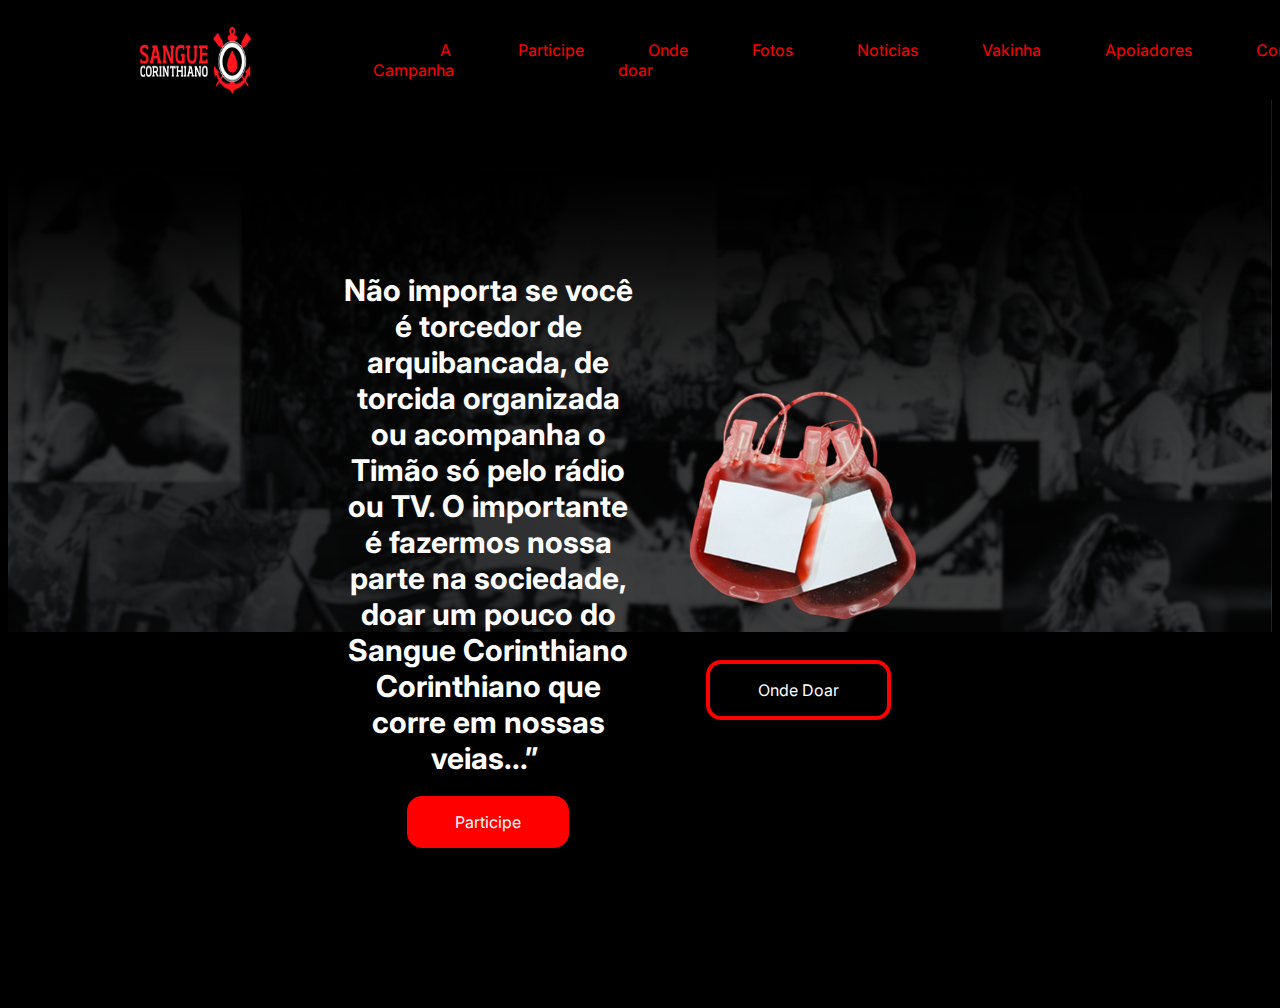
<file: index.html>
<!DOCTYPE html>
<html>
    <head>
        <title>Sangue Corintiano</title>
        <meta charset="UTF-8">
        <meta name="viewport" content="width=device-width, initial-scale=1.0">
        <link rel="stylesheet" href="style.css">
        <link rel="preconnect" href="https://fonts.googleapis.com">
        <link rel="preconnect" href="https://fonts.gstatic.com" crossorigin>
        <link href="https://fonts.googleapis.com/css2?family=Inter:ital,opsz,wght@400;700&display=swap" rel="stylesheet">
    </head>
    <body>
        <header class="cabecalho">
            <img src="img/logo.png" class="cabecalho__logo">
            <ul class="cabecalho__lista">
                <li class="lista__item">
                    <a href="#">A Campanha</a>
                </li>
                <li class="lista__item">
                    <a href="#">Participe</a>
                </li>
                <li class="lista__item">
                    <a href="#">Onde doar</a>
                </li>
                <li class="lista__item">
                    <a href="#">Fotos</a>
                </li>
                <li class="lista__item">
                    <a href="#">Notícias</a>
                </li>
                <li class="lista__item">
                    <a href="#">Vakinha</a>
                </li>
                <li class="lista__item">
                    <a href="#">Apoiadores</a>
                </li>
                <li class="lista__item">
                    <a href="#">Contato</a>
                </li>
            </ul>
        </header>
        <section class="container principal">
            <div class="container__esquerda">
                <h1 class="container__titulo">Não importa se você é torcedor de arquibancada, de torcida organizada ou acompanha o Timão só pelo rádio ou TV. O importante é fazermos nossa parte na sociedade, doar um pouco do Sangue Corinthiano Corinthiano que corre em nossas veias...” </h1>
                <a href="#" class="container__botao">Participe</a>
            </div>
            <div class="container__direita">
                <img src="img/sangue.png" class="container__esquerda container__imagem">
                <a href="#" class="container__botao botao__secundario">Onde Doar</a>
            </div>
        </section>
    </body>
</html>
</file>
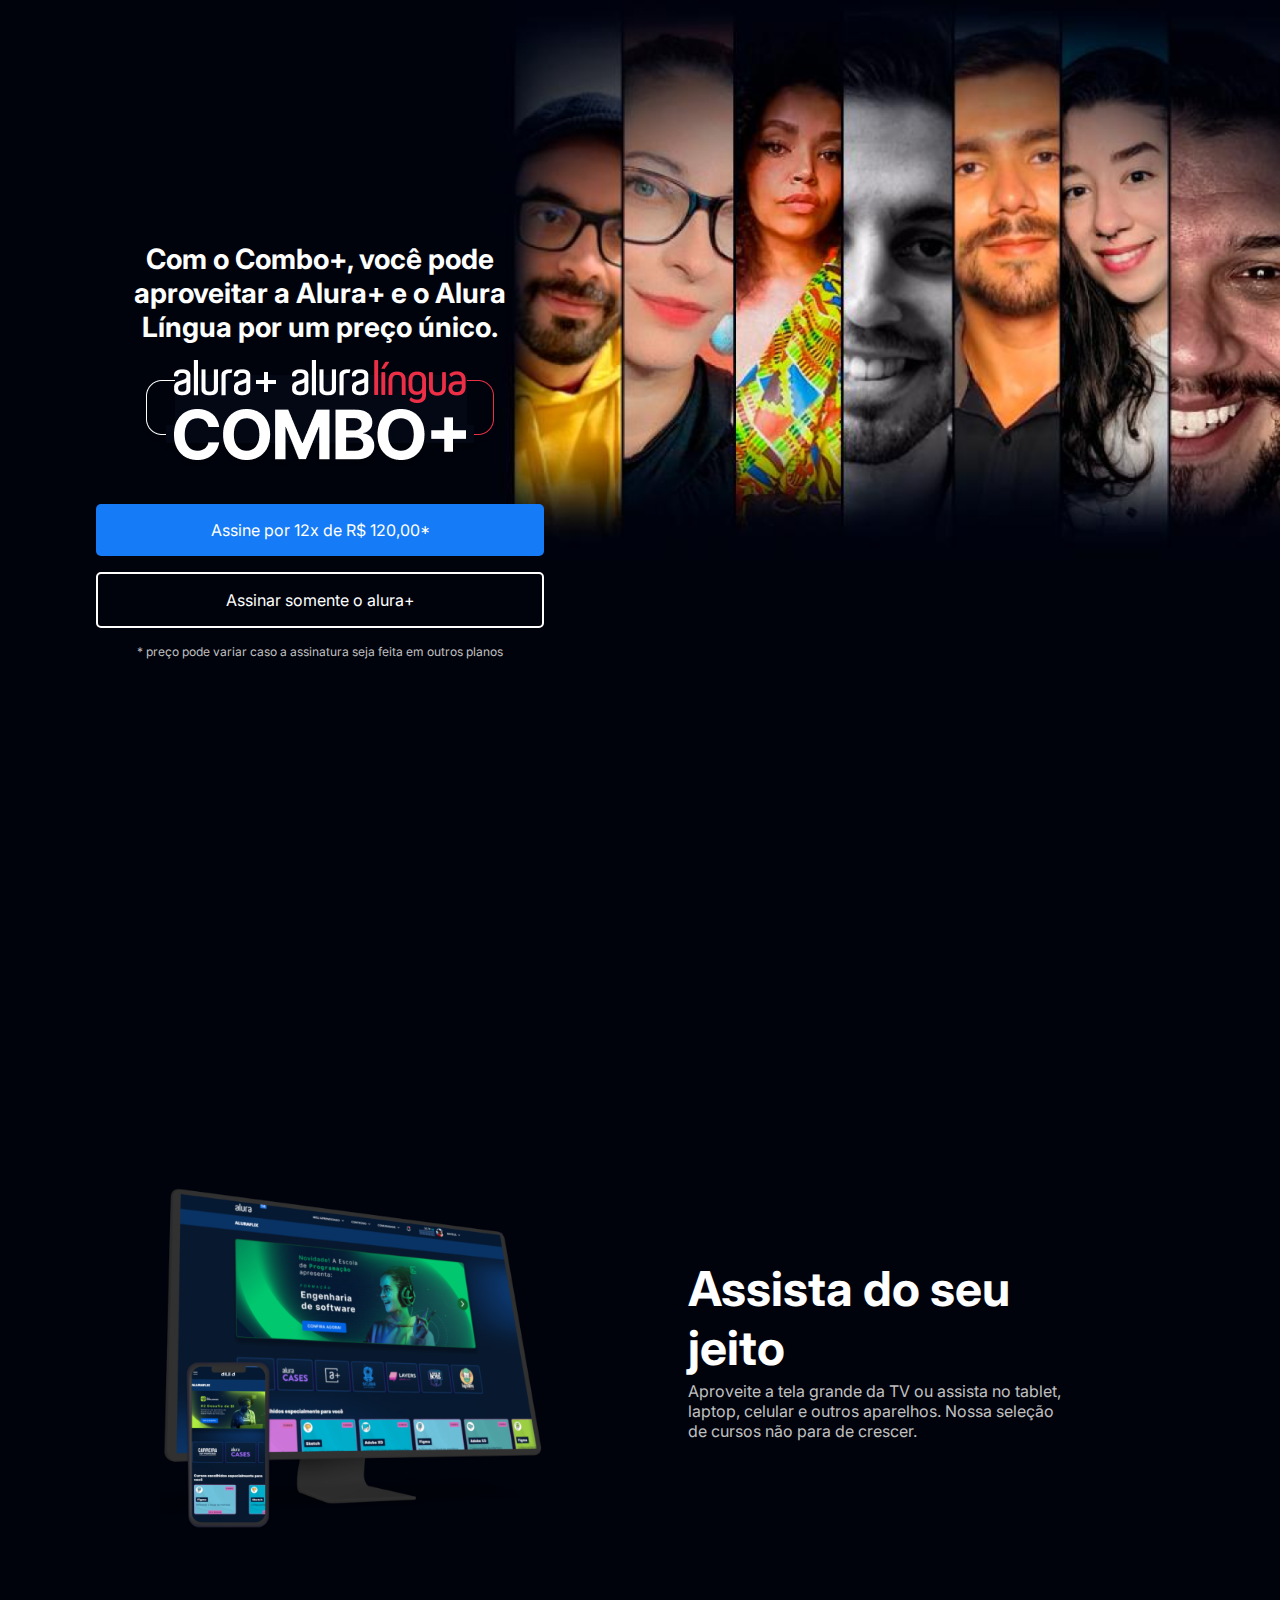
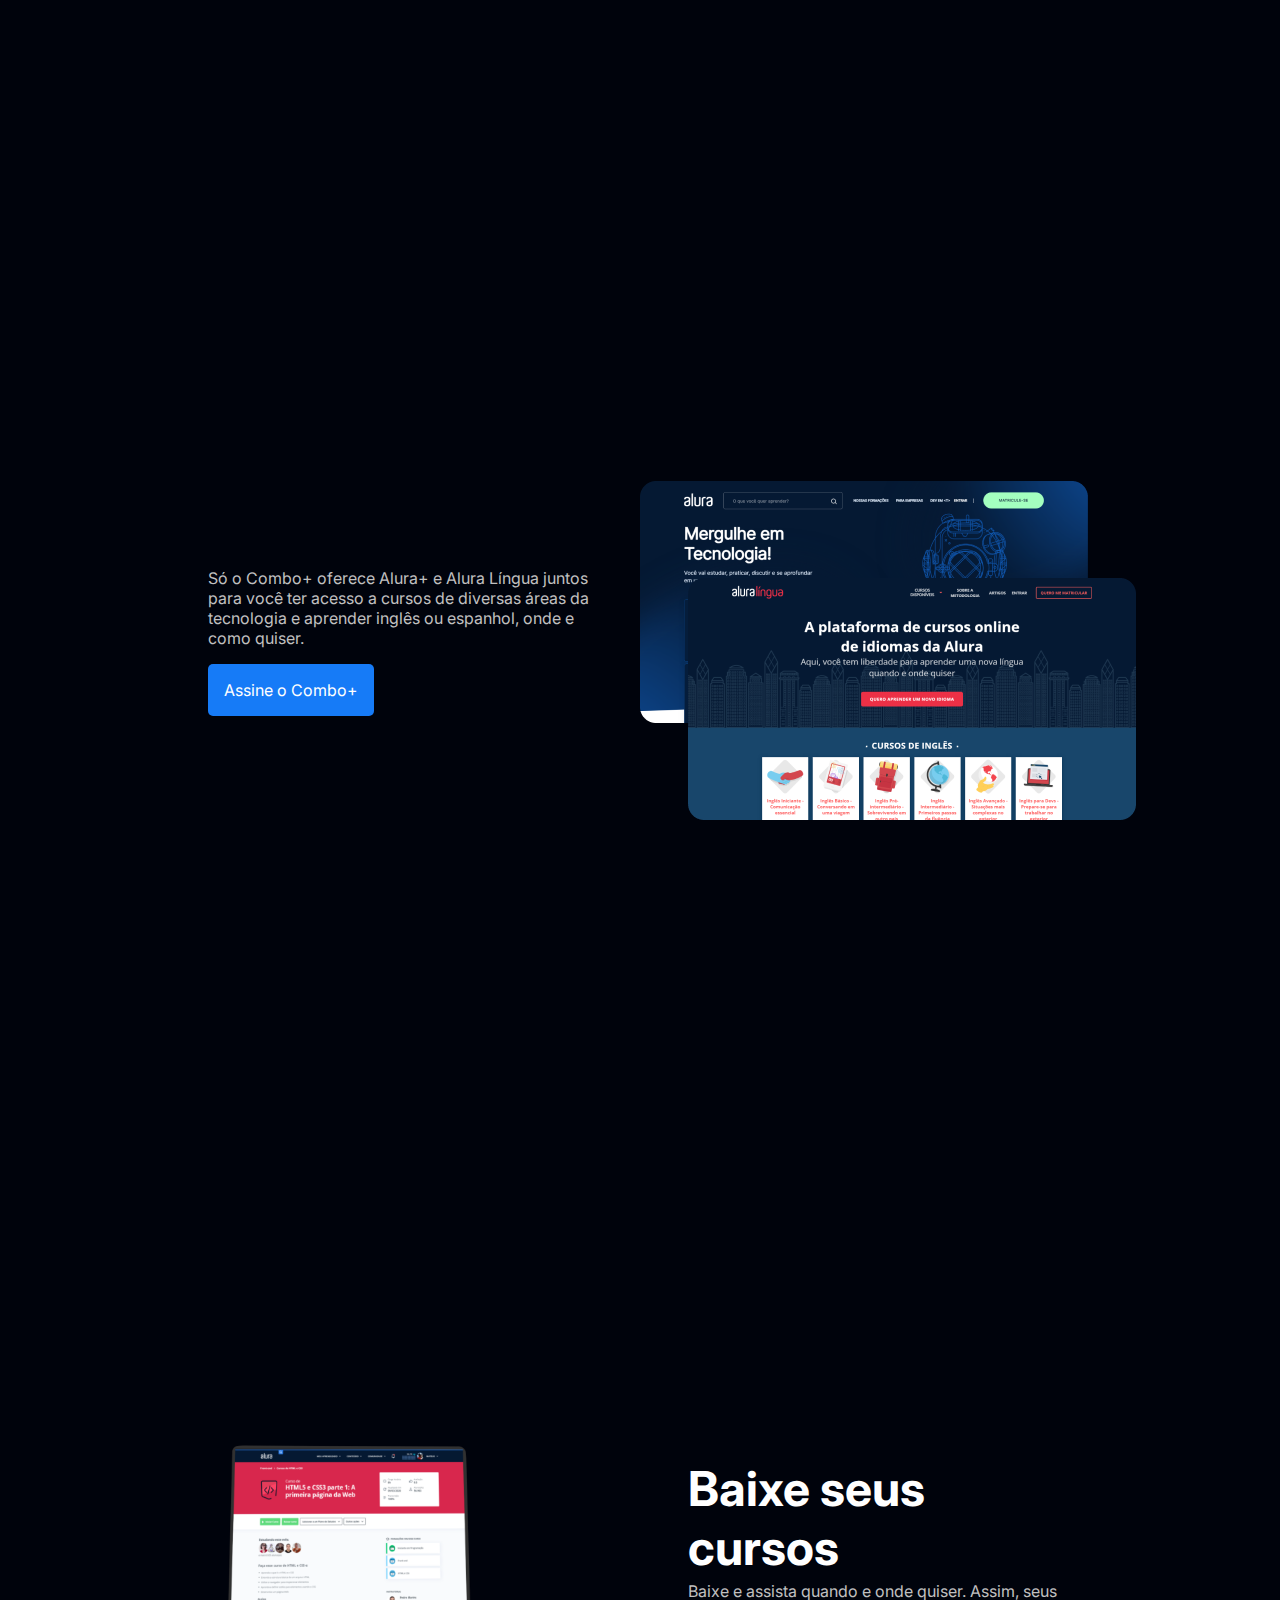
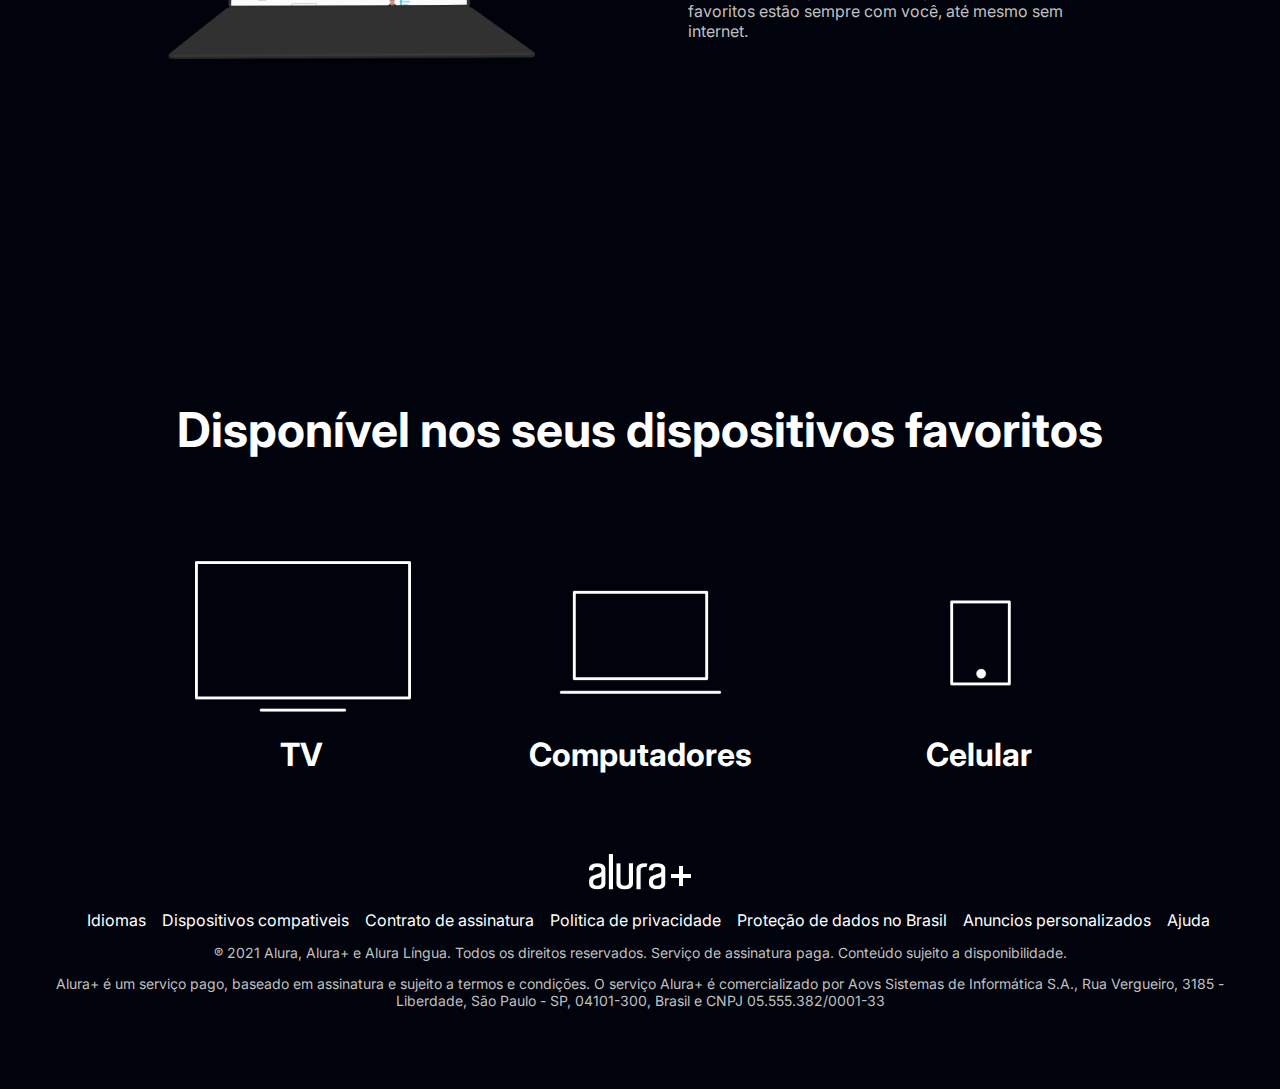
<file: aluraplus/index.html>
<!DOCTYPE html>
<html>
    <head>
        <title>Alura Plus</title>
        <meta charset="UTF-8">
        <meta name="viewport" content="width-device-width, initial-scale=1">
        <link rel="stylesheet" href="style.css">
        <link rel="preconnect" href="https://fonts.googleapis.com">
        <link rel="preconnect" href="https://fonts.gstatic.com" crossorigin>
        <link href="https://fonts.googleapis.com/css2?family=Inter:ital,opsz,wght@400;700&display=swap" rel="stylesheet">
    </head>

    <body>
        <section class="container principal">
            <div class="container__caixa">
                <h1 class="container__titulo">Com o Combo+, você pode aproveitar a Alura+ e o Alura Língua por um preço único.</h1>
                <img src="img/Combo.png" alt="o combo mais é a junção do alura+ e o alura lingua" class="container__imagem">
                <a href="www.alura.com.br" class="container__botao">Assine por 12x de R$ 120,00*</a>
                <a href="www.alura.com.br" class="container__botao botao_secundario">Assinar somente o alura+</a>
                <p class="container__aviso" >* preço pode variar caso a assinatura seja feita em outros planos</p>
            </div>
        </section>

        <section class="container secundario">
            <img src="img/Plataformas.png" alt="Um monitor e um celular com o alura plus aberto" class="secundario__imagem">
            <div class="container__descricao">
                <h2 class="descricao__titulo">Assista do seu jeito</h2>
                <p class="descricao__texto">Aproveite a tela grande da TV ou assista no tablet, laptop, celular e outros aparelhos. Nossa seleção de cursos não para de crescer.</p>
            </div>
        </section>

        <section class="container secundario">
            <div class="container__descricao">
                <p class="descricao__texto">Só o Combo+ oferece Alura+ e Alura Língua juntos para você ter acesso a cursos de diversas áreas da tecnologia e aprender inglês ou espanhol, onde e como quiser.</p>
                <a href="www.alura.com.br" class="container__botao secundario__botao">Assine o Combo+</a>
            </div>
            <img src="img/Telas.png" alt="Tela da alura plus e alura lingua" class="sec">
        </section>

        <section class="container secundario">
            <img src="img/Notebook.png" alt="Notebook com curso da alura" class="secundario__imagem">
            <div class="container__descricao">
                <h2 class="descricao__titulo">Baixe seus cursos</h2>
                <p class="descricao__texto">Baixe e assista quando e onde quiser. Assim, seus favoritos estão sempre com você, até mesmo sem internet.</p>
            </div>
        </section>

        <section class="dispositivos">
            <h2 class="dispositivos__titulo">Disponível nos seus dispositivos favoritos</h2>
            <ul class="dispositivos__lista">
                <li>
                    <img src="img/tv.png" alt="icone tv">
                    <h3 class="lista__item">TV</h3>
                </li>
                <li>
                    <img src="img/computador.png " alt="icone Notebook">
                    <h3 class="lista__item">Computadores</h3>
                </li>
                <li>
                    <img src="img/celular.png" alt="icone celular">
                    <h3 class="lista__item">Celular</h3>
                </li>
            </ul>
        </section>

        <footer class="rodape">
            <img src="img/Logo.png" alt="Alura+" class="rodape__logo">
            <ul class="rodape__lista">
                <li class="lista__link">
                    <a href="#">Idiomas</a>
                </li>
                <li class="lista__link">
                    <a href="#">Dispositivos compativeis</a>
                </li>
                <li class="lista__link">
                    <a href="#">Contrato de assinatura</a>
                </li>
                <li class="lista__link">
                    <a href="#">Politica de privacidade</a>
                </li>
                <li class="lista__link">
                    <a href="#">Proteção de dados no Brasil</a>
                </li>
                <li class="lista__link">
                    <a href="#">Anuncios personalizados</a>
                </li>
                <li class="lista__link">
                    <a href="#">Ajuda</a>
                </li>
            </ul>
            <p class="rodape__texto">® 2021 Alura, Alura+ e Alura Língua. Todos os direitos reservados. Serviço de assinatura paga. Conteúdo sujeito a disponibilidade.</p>
            <p class="rodape__texto">Alura+ é um serviço pago, baseado em assinatura e sujeito a termos e condições. O serviço Alura+ é comercializado por Aovs Sistemas de Informática S.A., Rua Vergueiro, 3185 - Liberdade, São Paulo - SP, 04101-300, Brasil e CNPJ 05.555.382/0001-33</p>
        </footer>

    </body>
</html>
</file>
<file: style.css>
:root{
    --vermelho-principal:#FF0000;
    --branco-secundario:#FFFFFF;
    --preto--fundo: #000000;
    --fonte-principal: 'Inter';
    --vermelho-pressionado:#770808;
    
}
body{
    background-color: var(--preto--fundo);
    color: var(--branco-secundario);
    font-family: var(--fonte-principal);
}
.container{
    height: 100vh;
    display: grid;
    grid-template-columns: 50% 50%;
}
.principal{
    background-image: url("img/fundo.png");
    background-repeat: no-repeat;
    background-size: contain;
    text-align: center;
    align-items: center;
}

.container__esquerda{ 
    margin-left: 52%;
    display: flex;
    flex-direction: column;
    justify-content: center; 
    align-items: center;
}
.container__titulo{
    font-size: 30px;
    font-weight: 700;
}


.container__botao{
    color: var(--branco-secundario);
    background-color: var(--vermelho-principal);
    border-radius: 15px;
    padding: 1em 3em 1em 3em;
    text-decoration: none;
}

.container__direita{
    margin-right: 50%;
    display: flex;
    flex-direction: column;
    justify-content: center; 
    align-items: center;
}

.botao__secundario{
    background-color: transparent;
    border: 4px solid var(--vermelho-principal);
    margin-top: 6%;
}

.container__imagem{
    margin-right: 52%; 
    width: 81%;   
}

.cabecalho__logo{
    margin: 0 5em;
    width: 10%;
 
}

.cabecalho{
    text-align: center;
    margin: 1em 3em 0 3em;
    display: inline-flex;
}

.cabecalho__lista{
    display: flex;
    justify-content: center;
    list-style-type: none;
}

.lista__item a{
    color: var(--vermelho-principal);
    text-decoration: none;
    margin-left: 4em;
}



.lista__item a:hover{
    color: var(--vermelho-pressionado);
}

.lista__item a:active{
    color: var(--vermelho-pressionado);
    opacity: 50%;
    transition: 0.3s;
}

.container__botao:hover{
    background-color: var(--vermelho-pressionado);
}

.container__botao:active{
    background-color: var(--vermelho-pressionado);
    opacity: 50%;
    transition: 0.3s;
}
</file>
<file: aluraplus/style.css>
:root{
    --branco-principal:#FFFFFF;
    --cinza-secundario:#C0C0C0;
    --botao-azul:#167BF7;
    --cor-de-fundo: #00030C;
    --fonte-principal: 'Inter';
    --botao-azul-efeito:#3c94ff;
}

body{
    background-color: var(--cor-de-fundo);
    color:var(--branco-principal);
    font-family: var(--fonte-principal);
    font-size: 16px;
    font-weight: 400;
}

*{
    margin: 0;
    padding: 0;
}

.principal{
    background-image: url("img/Background.png");
    background-repeat: no-repeat;
    background-size: contain;
    align-items: center;
    text-align: center;
}

.container{
    height: 100vh;
    display: grid;
    grid-template-columns: 50% 50%;
}

.container__botao{
    background-color: var(--botao-azul);
    border-radius: 5px;
    padding: 1em;
    color: var(--branco-principal);
    display: block;
    text-decoration: none;
    margin-bottom: 1em;
}

.botao_secundario{
    background-color: transparent;
    border: 2px solid var(--branco-principal);
}

.container__aviso{
    font-size: 12px;
    color: var(--cinza-secundario);
}

.container__titulo{
    font-size: 28px;
    font-weight: 700;
}

.container__imagem{
    margin: 1em 0 2em 0;
}

.container__caixa{
    margin: 0 6em;
}

.secundario__imagem{
    width: 80%;
    
}
.secundario{
    align-items: center;
    margin: 0 10em;
}

.descricao__titulo{
    font-weight: 700;
    font-size: 48px;
    color: var(--branco-principal);
    margin-bottom: 0.1em;
}

.descricao__texto{
    color: var(--cinza-secundario);
}

.secundario__botao{
    display: inline-block;
    margin-top: 1em;
}

.container__descricao{
    padding: 3em;
}

.dispositivos__lista{
    display: flex;
    justify-content: center;
    list-style-type: none;
    margin: 5em 0;
}

.dispositivos{
    text-align: center;
}

.dispositivos__titulo{
    font-size: 48px;
    color: var(--branco-principal);
}
.lista__item{
    font-size: 32px;
    color: var(--branco-principal);
}




.rodape{
    text-align: center;
    margin: 5em 3em;
    
}

.rodape__lista{
    display: flex;
    justify-content: center;
    list-style-type: none;
    margin-top: 1em;

    
}

.lista__link a{
    text-decoration: none;
    color: var(--branco-principal);
    margin-left:1em;   
}

.rodape__texto{
    margin: 1em 0;
    color: var(--cinza-secundario);
    font-size: 14px;
}

.lista__link a:hover{
    color: var(--botao-azul); 
    
}

.lista__link a:active{
    color: purple;   
}

.container__botao:hover{
    background-color: var(--botao-azul-efeito);
    color: var(--cor-de-fundo);
    transition: 0.2s;
    font-size: 120%;
    
}
.container__botao:active{
    transition: 0.2s;
    font-size: 90%;
}

.dispositivos__lista img:hover{
    opacity: 50%;
    transition: 0.5s;
    transform: scale(1.15);
    .dispositivos__lista h3{
        opacity: 50%;
        transition: 0.5s;
        font-size: 150%;
    }
    
}
</file>
